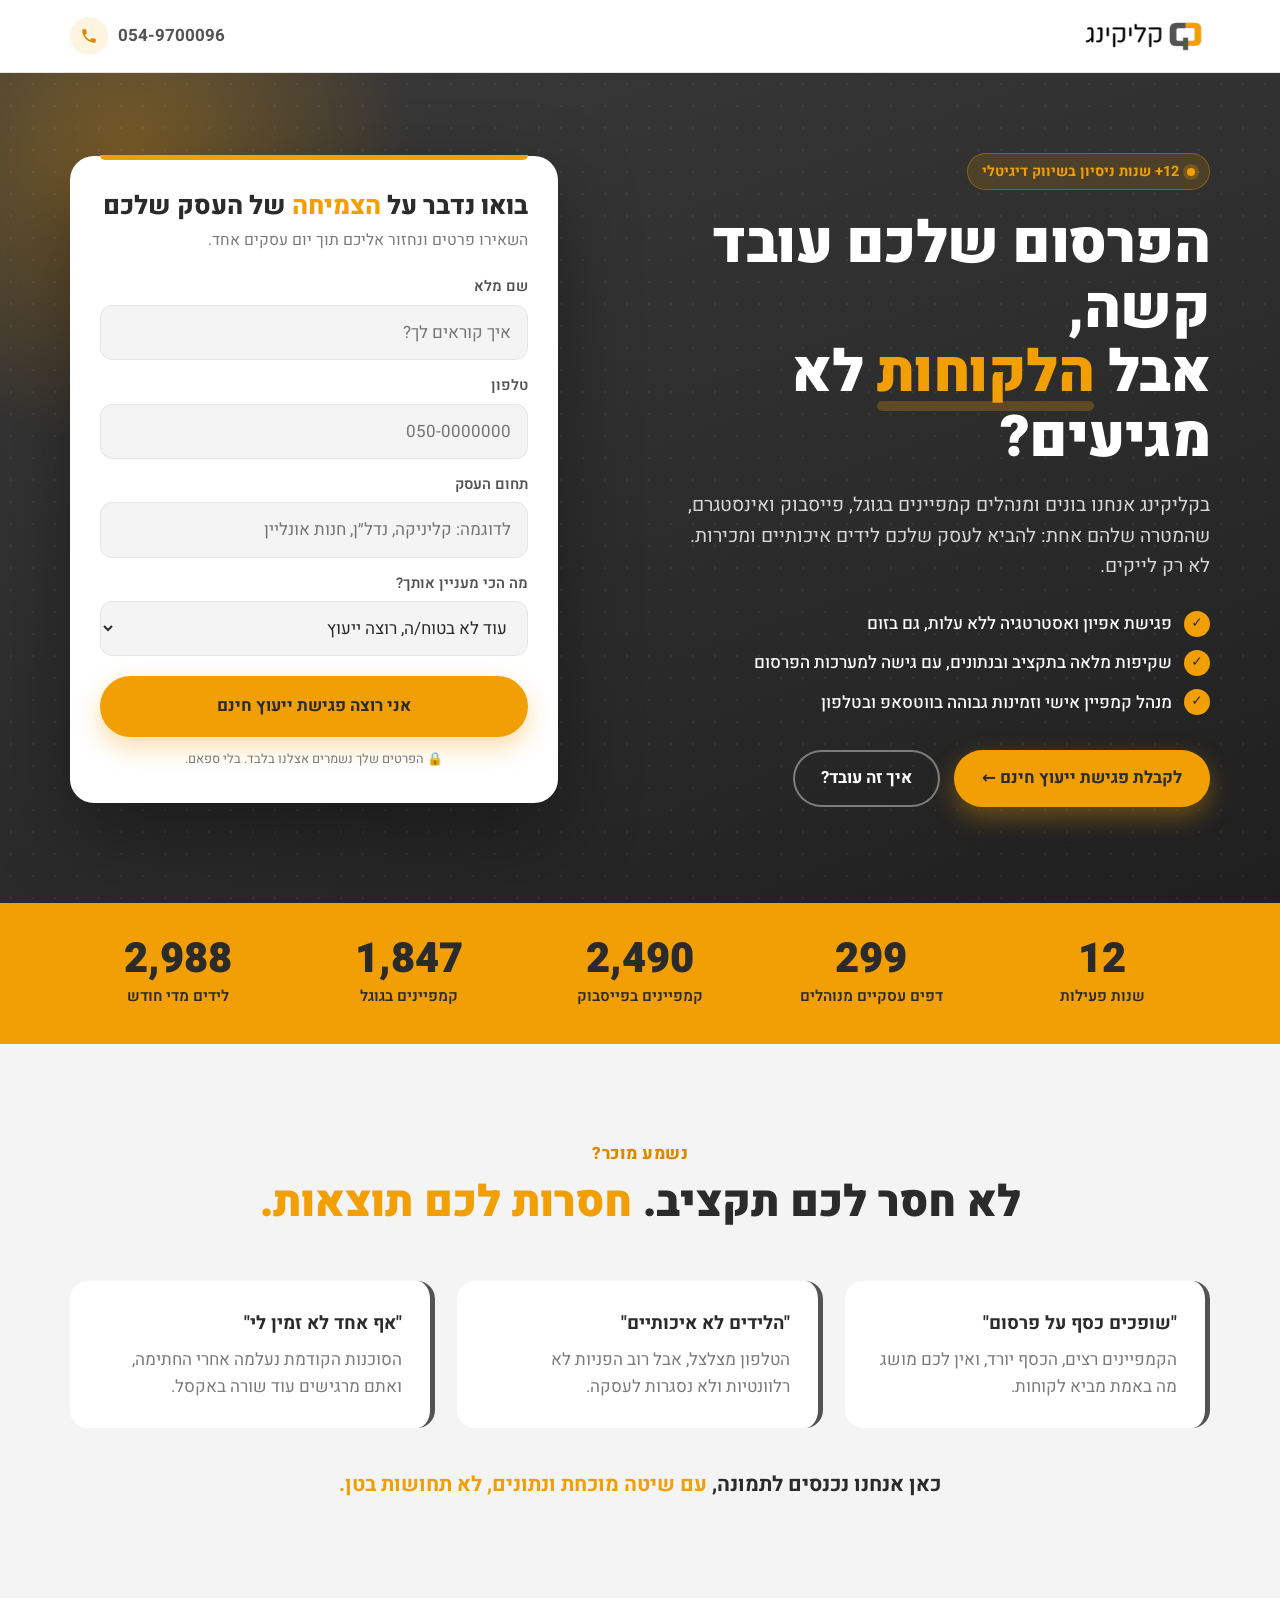
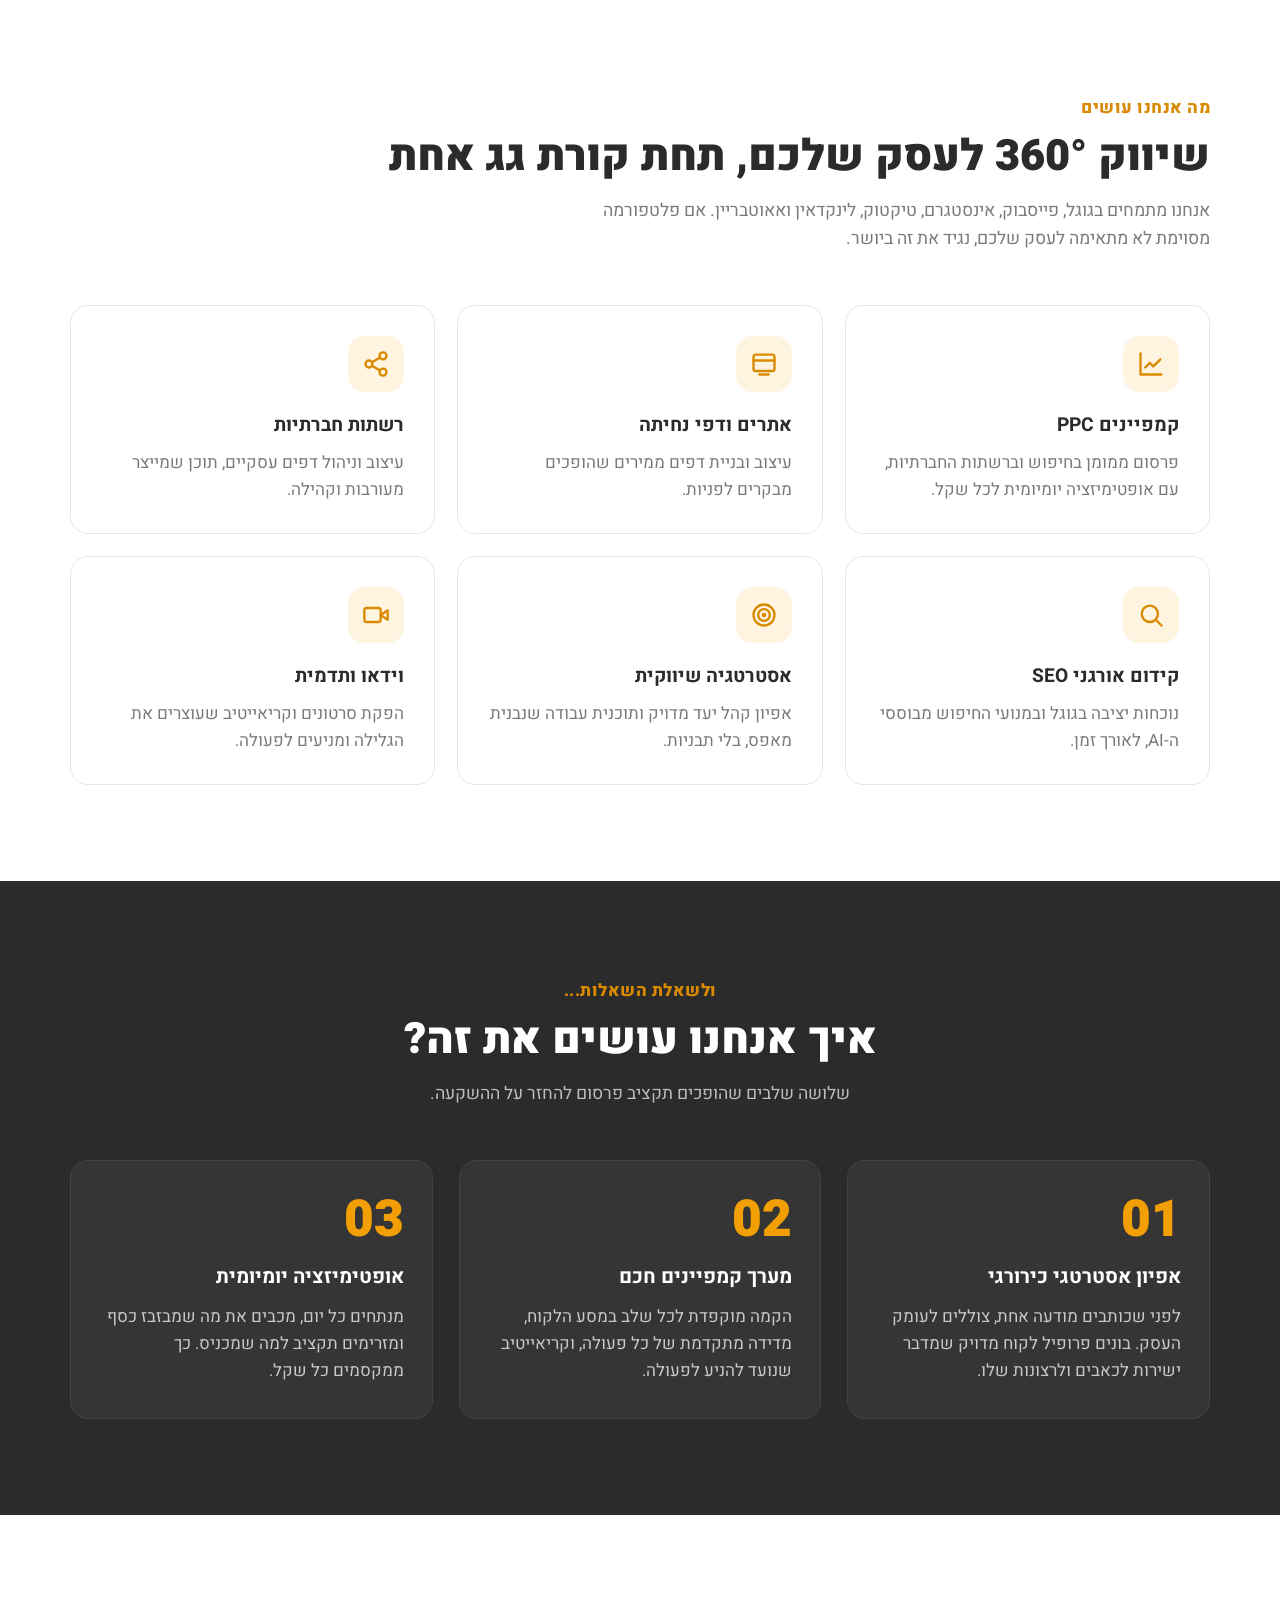
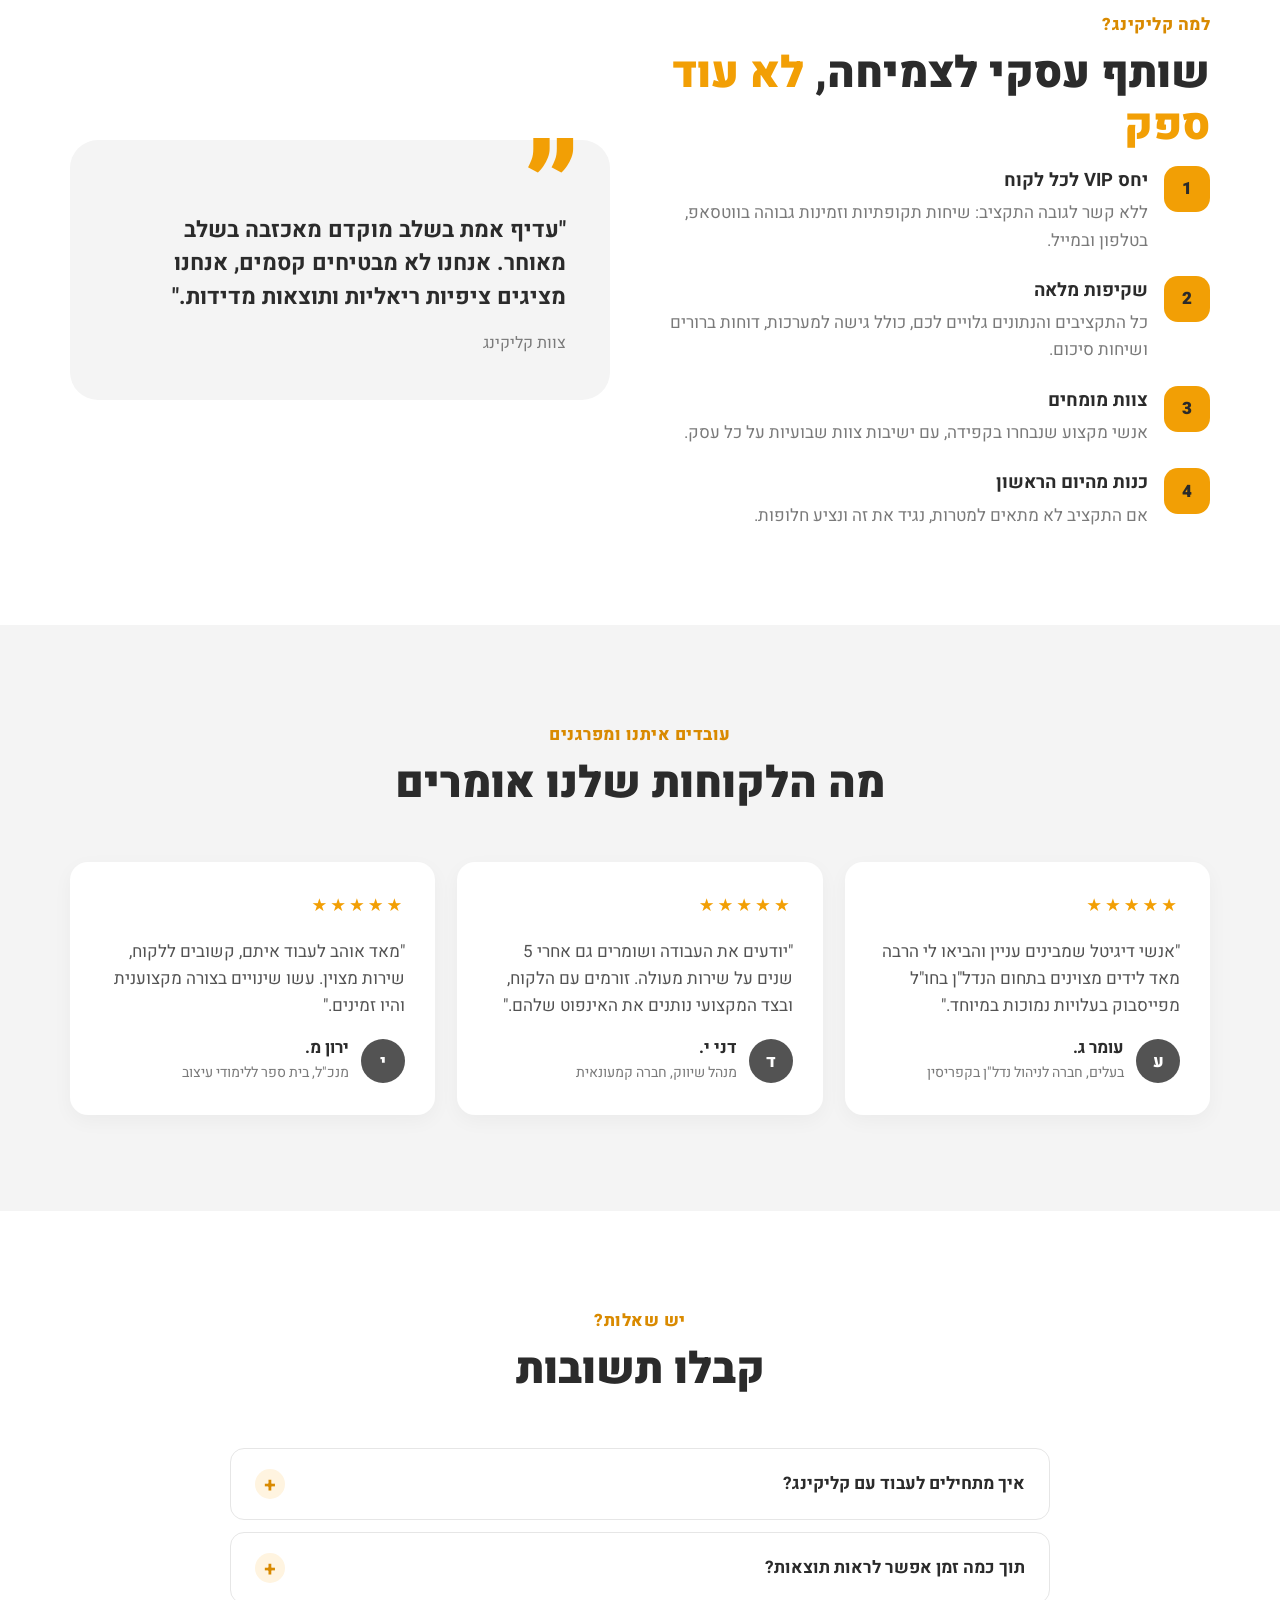
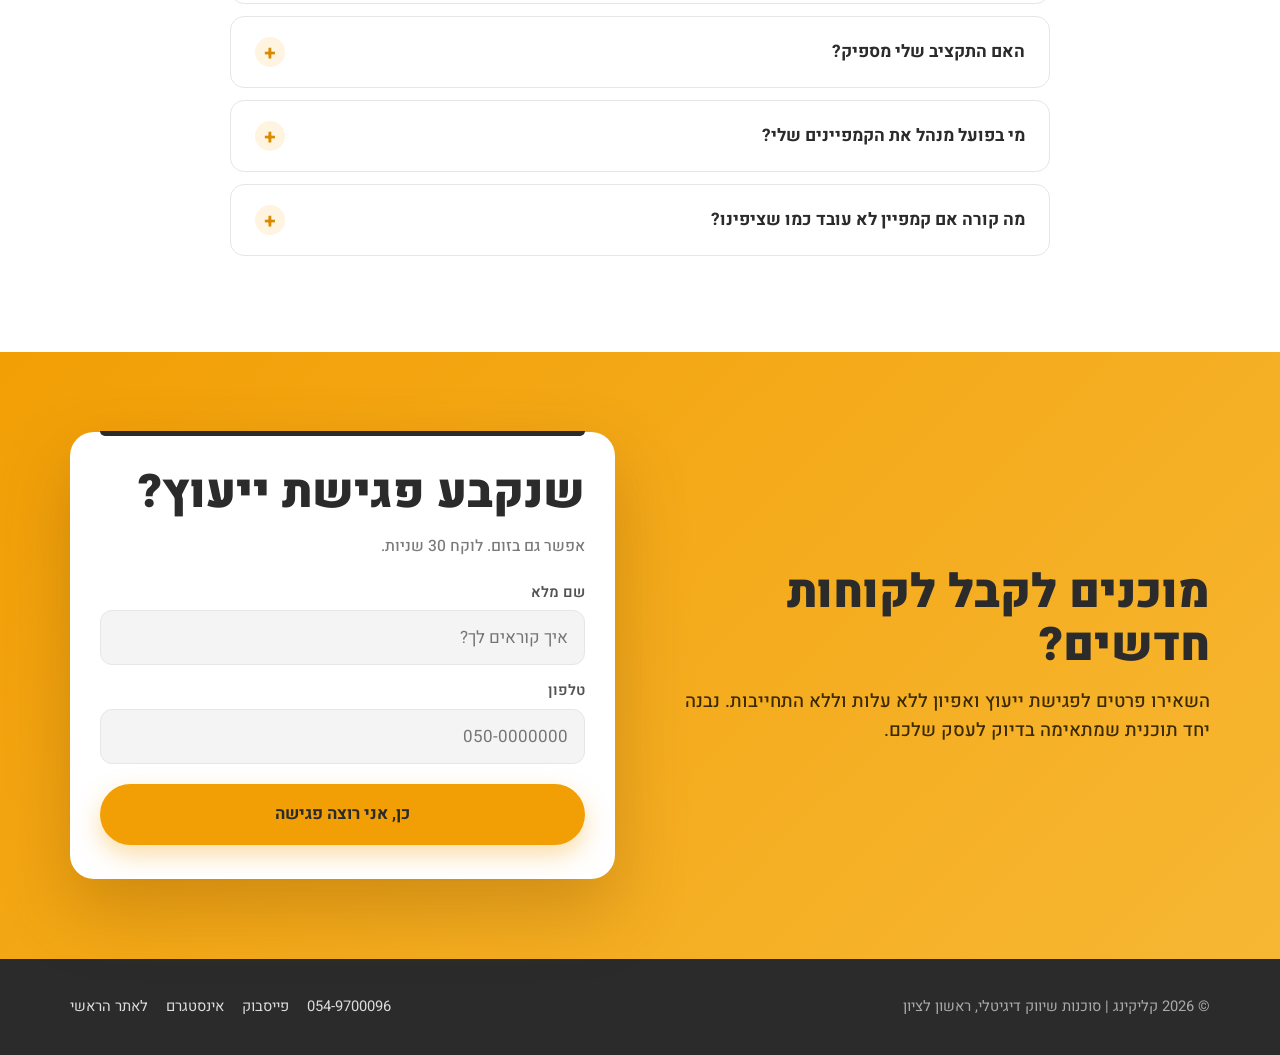
<file: index.html>
<!doctype html>
<html lang="he" dir="rtl">
<head>
<meta charset="utf-8">
<meta name="viewport" content="width=device-width, initial-scale=1">
<title>קליקינג | שיווק דיגיטלי שמביא לקוחות</title>
<meta name="description" content="קליקינג – סוכנות שיווק דיגיטלי עם ניסיון של 12+ שנים. קמפיינים בגוגל, פייסבוק ואינסטגרם, דפי נחיתה ו-SEO. השאירו פרטים לפגישת ייעוץ חינם.">
<meta property="og:title" content="קליקינג | שיווק דיגיטלי שמביא לקוחות">
<meta property="og:description" content="השאירו פרטים וקבלו פגישת ייעוץ ואפיון חינם – גם בזום.">
<meta property="og:locale" content="he_IL">
<link rel="icon" href="assets/logo.png">
<link rel="preconnect" href="https://fonts.googleapis.com">
<link rel="preconnect" href="https://fonts.gstatic.com" crossorigin>
<link href="https://fonts.googleapis.com/css2?family=Heebo:wght@400;500;700;800;900&display=swap" rel="stylesheet">
<style>
  :root{
    --orange:#f29f05;
    --orange-dark:#d98a00;
    --orange-soft:#fff4e0;
    --gray-900:#2b2b2b;
    --gray-700:#535353;
    --gray-500:#7a7a7a;
    --gray-200:#e6e6e6;
    --gray-100:#f4f4f4;
    --white:#fff;
    --radius:18px;
    --shadow:0 18px 50px rgba(43,43,43,.12);
  }
  *{box-sizing:border-box;margin:0;padding:0}
  html{scroll-behavior:smooth}
  body{font-family:"Heebo",system-ui,sans-serif;color:var(--gray-900);background:var(--white);line-height:1.6;font-size:17px;overflow-x:hidden}
  img{max-width:100%;display:block}
  a{color:inherit}
  .wrap{width:min(1140px,100% - 32px);margin-inline:auto}
  .accent{color:var(--orange)}

  /* Buttons */
  .btn{display:inline-flex;align-items:center;justify-content:center;gap:8px;border:0;cursor:pointer;font:inherit;font-weight:700;
       background:var(--orange);color:var(--gray-900);padding:15px 28px;border-radius:999px;text-decoration:none;font-size:1.05rem;
       box-shadow:0 10px 24px rgba(242,159,5,.35);transition:transform .15s,background .15s,box-shadow .15s}
  .btn:hover{background:var(--orange-dark);transform:translateY(-2px);box-shadow:0 14px 30px rgba(242,159,5,.45)}
  .btn:focus-visible,input:focus-visible,select:focus-visible,summary:focus-visible{outline:3px solid var(--gray-900);outline-offset:3px}
  .btn-ghost{background:transparent;color:var(--white);box-shadow:inset 0 0 0 2px rgba(255,255,255,.4)}
  .btn-ghost:hover{background:rgba(255,255,255,.08);box-shadow:inset 0 0 0 2px var(--white)}

  /* Header */
  header{position:sticky;top:0;z-index:50;background:rgba(255,255,255,.92);backdrop-filter:blur(10px);border-bottom:1px solid var(--gray-200)}
  .nav{display:flex;align-items:center;justify-content:space-between;height:72px}
  .nav img{height:40px;width:auto}
  .nav-phone{display:flex;align-items:center;gap:10px;font-weight:700;text-decoration:none;color:var(--gray-700)}
  .nav-phone span{direction:ltr}
  .nav-phone .ico{width:38px;height:38px;border-radius:50%;background:var(--orange-soft);display:grid;place-items:center;color:var(--orange-dark)}

  /* Hero */
  .hero{position:relative;background:linear-gradient(160deg,#3a3a3a 0%,var(--gray-900) 60%,#1f1f1f 100%);color:var(--white);overflow:hidden}
  .hero::before{content:"";position:absolute;width:620px;height:620px;border-radius:50%;background:radial-gradient(circle,rgba(242,159,5,.35),transparent 65%);top:-220px;left:-180px}
  .hero::after{content:"";position:absolute;inset:0;background-image:radial-gradient(rgba(255,255,255,.06) 1px,transparent 1px);background-size:22px 22px;pointer-events:none}
  .hero-grid{position:relative;z-index:1;display:grid;grid-template-columns:1.1fr .9fr;gap:56px;align-items:center;padding:80px 0 96px}
  .badge{display:inline-flex;align-items:center;gap:8px;background:rgba(242,159,5,.15);color:var(--orange);border:1px solid rgba(242,159,5,.35);
         padding:6px 14px;border-radius:999px;font-weight:700;font-size:.9rem;margin-bottom:22px}
  .badge::before{content:"";width:8px;height:8px;border-radius:50%;background:var(--orange);box-shadow:0 0 0 4px rgba(242,159,5,.25)}
  .hero h1{font-size:clamp(2.1rem,4.6vw,3.6rem);line-height:1.12;font-weight:900;letter-spacing:-.5px;margin-bottom:20px}
  .hero h1 .hl{position:relative;color:var(--orange);white-space:nowrap}
  .hero h1 .hl::after{content:"";position:absolute;right:0;left:0;bottom:4px;height:10px;background:rgba(242,159,5,.25);border-radius:6px;z-index:-1}
  .hero p.lead{font-size:1.2rem;color:#d6d6d6;max-width:540px;margin-bottom:28px}
  .checks{list-style:none;display:grid;gap:12px;margin-bottom:34px}
  .checks li{display:flex;align-items:center;gap:12px;font-weight:500}
  .checks li::before{content:"✓";flex:none;width:26px;height:26px;border-radius:50%;background:var(--orange);color:var(--gray-900);display:grid;place-items:center;font-weight:900;font-size:.85rem}
  .hero-ctas{display:flex;flex-wrap:wrap;gap:14px}

  /* Form card */
  .form-card{background:var(--white);color:var(--gray-900);border-radius:24px;padding:34px 30px;box-shadow:0 30px 80px rgba(0,0,0,.35);position:relative}
  .form-card::before{content:"";position:absolute;top:-1px;right:30px;left:30px;height:5px;background:var(--orange);border-radius:0 0 6px 6px}
  .form-card h2{font-size:1.6rem;font-weight:800;line-height:1.25;margin-bottom:6px}
  .form-card .sub{color:var(--gray-500);margin-bottom:22px;font-size:.98rem}
  .field{margin-bottom:14px}
  .field label{display:block;font-weight:600;font-size:.92rem;margin-bottom:6px;color:var(--gray-700)}
  .field input,.field select{width:100%;font:inherit;padding:13px 16px;border:1.5px solid var(--gray-200);border-radius:12px;background:var(--gray-100);color:var(--gray-900);transition:border-color .15s,background .15s}
  .field input:focus,.field select:focus{border-color:var(--orange);background:var(--white);outline:none}
  .field input[type=tel]{direction:rtl;text-align:right}
  .form-card .btn{width:100%;margin-top:6px;padding:17px}
  .privacy{font-size:.8rem;color:var(--gray-500);text-align:center;margin-top:12px}
  .hp{position:absolute;width:1px;height:1px;opacity:0;overflow:hidden;clip-path:inset(50%);pointer-events:none}
  .error{color:#c0392b;font-size:.85rem;margin-top:4px;display:none}
  .field.invalid input{border-color:#c0392b}
  .field.invalid .error{display:block}
  .thanks{display:none;text-align:center;padding:30px 0}
  .thanks .big{width:72px;height:72px;margin:0 auto 18px;border-radius:50%;background:var(--orange);display:grid;place-items:center;font-size:2rem;font-weight:900}
  .thanks h3{font-size:1.5rem;margin-bottom:8px}
  .sent .form-body{display:none}
  .sent .thanks{display:block}

  /* Stats */
  .stats{background:var(--orange)}
  .stats .wrap{display:grid;grid-template-columns:repeat(5,1fr);gap:16px;padding:34px 0}
  .stat{text-align:center;color:var(--gray-900)}
  .stat b{display:block;font-size:clamp(1.8rem,3.4vw,2.6rem);font-weight:900;line-height:1.1}
  .stat span{font-weight:600;font-size:.95rem}

  /* Sections */
  section{padding:96px 0}
  .eyebrow{color:var(--orange-dark);font-weight:800;letter-spacing:.5px;margin-bottom:10px;display:block}
  .sec-title{font-size:clamp(1.9rem,3.6vw,2.7rem);font-weight:900;line-height:1.2;margin-bottom:14px}
  .sec-sub{color:var(--gray-500);max-width:640px;font-size:1.1rem}
  .sec-head{margin-bottom:52px}
  .center{text-align:center}
  .center .sec-sub{margin-inline:auto}

  /* Pain */
  .pain{background:var(--gray-100)}
  .pain-grid{display:grid;grid-template-columns:repeat(3,1fr);gap:22px}
  .pain-card{background:var(--white);border-radius:var(--radius);padding:28px;border-right:5px solid var(--gray-700)}
  .pain-card h3{font-size:1.15rem;margin-bottom:8px}
  .pain-card p{color:var(--gray-500)}
  .pain-answer{margin-top:40px;text-align:center;font-size:1.3rem;font-weight:700}

  /* Services */
  .services-grid{display:grid;grid-template-columns:repeat(3,1fr);gap:22px}
  .svc{border:1.5px solid var(--gray-200);border-radius:var(--radius);padding:30px;transition:transform .2s,box-shadow .2s,border-color .2s;background:var(--white)}
  .svc:hover{transform:translateY(-6px);box-shadow:var(--shadow);border-color:var(--orange)}
  .svc .ic{width:56px;height:56px;border-radius:16px;background:var(--orange-soft);color:var(--orange-dark);display:grid;place-items:center;margin-bottom:18px}
  .svc .ic svg{width:28px;height:28px}
  .svc h3{font-size:1.2rem;margin-bottom:8px}
  .svc p{color:var(--gray-500)}

  /* Process */
  .process{background:var(--gray-900);color:var(--white)}
  .process .sec-sub{color:#bdbdbd}
  .steps{display:grid;grid-template-columns:repeat(3,1fr);gap:26px;counter-reset:step}
  .step{background:#353535;border-radius:var(--radius);padding:34px 28px;position:relative;border:1px solid #444}
  .step .num{font-size:3.2rem;font-weight:900;color:var(--orange);line-height:1;margin-bottom:14px}
  .step h3{font-size:1.25rem;margin-bottom:10px}
  .step p{color:#c9c9c9}

  /* Why */
  .why-grid{display:grid;grid-template-columns:1fr 1fr;gap:60px;align-items:center}
  .why-list{display:grid;gap:22px}
  .why-item{display:flex;gap:16px}
  .why-item .dot{flex:none;width:46px;height:46px;border-radius:14px;background:var(--orange);display:grid;place-items:center;font-weight:900;color:var(--gray-900)}
  .why-item h3{font-size:1.15rem;margin-bottom:4px}
  .why-item p{color:var(--gray-500)}
  .quote-box{background:var(--gray-100);border-radius:28px;padding:44px;position:relative}
  .quote-box::before{content:"”";position:absolute;top:-10px;right:30px;font-size:8rem;line-height:1;color:var(--orange);font-weight:900}
  .quote-box p{font-size:1.4rem;font-weight:700;line-height:1.5;margin-top:30px}
  .quote-box small{display:block;margin-top:16px;color:var(--gray-500);font-size:1rem}

  /* Testimonials */
  .testi{background:var(--gray-100)}
  .testi-grid{display:grid;grid-template-columns:repeat(3,1fr);gap:22px}
  .t-card{background:var(--white);border-radius:var(--radius);padding:30px;display:flex;flex-direction:column;gap:18px;box-shadow:0 6px 20px rgba(0,0,0,.04)}
  .stars{color:var(--orange);letter-spacing:3px;font-size:1.1rem}
  .t-card blockquote{flex:1;color:var(--gray-700)}
  .t-who{display:flex;align-items:center;gap:12px}
  .avatar{width:44px;height:44px;border-radius:50%;background:var(--gray-700);color:var(--white);display:grid;place-items:center;font-weight:800}
  .t-who b{display:block;line-height:1.2}
  .t-who span{font-size:.88rem;color:var(--gray-500)}

  /* FAQ */
  .faq-list{max-width:820px;margin-inline:auto;display:grid;gap:12px}
  details{border:1.5px solid var(--gray-200);border-radius:14px;background:var(--white);transition:border-color .2s}
  details[open]{border-color:var(--orange)}
  summary{list-style:none;cursor:pointer;padding:20px 24px;font-weight:700;font-size:1.08rem;display:flex;justify-content:space-between;align-items:center;gap:16px}
  summary::-webkit-details-marker{display:none}
  summary::after{content:"+";flex:none;width:30px;height:30px;border-radius:50%;background:var(--orange-soft);color:var(--orange-dark);display:grid;place-items:center;font-size:1.3rem;transition:transform .2s}
  details[open] summary::after{transform:rotate(45deg);background:var(--orange);color:var(--gray-900)}
  details p{padding:0 24px 22px;color:var(--gray-500)}

  /* Final CTA */
  .final{background:linear-gradient(135deg,var(--orange) 0%,#f7b733 100%);padding:80px 0}
  .final-grid{display:grid;grid-template-columns:1fr 1fr;gap:50px;align-items:center}
  .final h2{font-size:clamp(2rem,3.8vw,2.9rem);font-weight:900;line-height:1.15;margin-bottom:14px}
  .final p{font-size:1.15rem;font-weight:500;color:#3b2a00}
  .final .form-card{box-shadow:0 30px 70px rgba(120,70,0,.3)}
  .final .form-card::before{background:var(--gray-900)}

  footer{background:var(--gray-900);color:#aaa;padding:36px 0;font-size:.92rem}
  footer .wrap{display:flex;flex-wrap:wrap;justify-content:space-between;align-items:center;gap:16px}
  footer a{text-decoration:none;color:#ddd}
  footer a:hover{color:var(--orange)}
  .socials{display:flex;gap:18px}

  /* Floating mobile bar */
  .mobile-bar{display:none}

  /* Reveal */
  .reveal{opacity:0;transform:translateY(24px);transition:opacity .6s ease,transform .6s ease}
  .reveal.in{opacity:1;transform:none}
  @media (prefers-reduced-motion:reduce){.reveal{opacity:1;transform:none;transition:none}html{scroll-behavior:auto}}

  @media (max-width:960px){
    .hero-grid,.why-grid,.final-grid{grid-template-columns:1fr;gap:40px}
    .hero-grid{padding:56px 0 72px}
    .services-grid,.pain-grid,.testi-grid,.steps{grid-template-columns:1fr 1fr}
    .stats .wrap{grid-template-columns:repeat(3,1fr)}
  }
  @media (max-width:640px){
    body{font-size:16px;padding-bottom:70px}
    section{padding:68px 0}
    .services-grid,.pain-grid,.testi-grid,.steps{grid-template-columns:1fr}
    .stats .wrap{grid-template-columns:1fr 1fr}
    .stats .stat:last-child{grid-column:1/-1}
    .nav-phone span{display:none}
    .hero h1 .hl{white-space:normal}
    .form-card{padding:28px 20px}
    .quote-box{padding:34px 26px}
    .mobile-bar{display:grid;grid-template-columns:1fr 1fr;gap:10px;position:fixed;bottom:0;right:0;left:0;z-index:60;padding:10px 16px;background:var(--white);box-shadow:0 -6px 20px rgba(0,0,0,.1)}
    .mobile-bar a{padding:13px;font-size:1rem}
    .mobile-bar .wa{background:var(--gray-900);color:var(--white);box-shadow:none}
  }
</style>
</head>
<body>

<header>
  <div class="wrap nav">
    <a href="#top" aria-label="קליקינג – לראש הדף"><img src="assets/logo.png" alt="קליקינג" width="200" height="57"></a>
    <a class="nav-phone" href="tel:0549700096" aria-label="התקשרו אלינו 054-9700096">
      <span>054-9700096</span>
      <span class="ico" aria-hidden="true">
        <svg width="18" height="18" viewBox="0 0 24 24" fill="currentColor"><path d="M6.6 10.8a15.1 15.1 0 0 0 6.6 6.6l2.2-2.2c.3-.3.7-.4 1-.2 1.1.4 2.3.6 3.6.6.6 0 1 .4 1 1V20c0 .6-.4 1-1 1A17 17 0 0 1 3 4c0-.6.4-1 1-1h3.5c.6 0 1 .4 1 1 0 1.3.2 2.5.6 3.6.1.3 0 .7-.2 1l-2.3 2.2z"/></svg>
      </span>
    </a>
  </div>
</header>

<main id="top">
  <!-- HERO -->
  <div class="hero">
    <div class="wrap hero-grid">
      <div>
        <span class="badge">12+ שנות ניסיון בשיווק דיגיטלי</span>
        <h1>הפרסום שלכם עובד קשה,<br>אבל <span class="hl">הלקוחות</span> לא מגיעים?</h1>
        <p class="lead">בקליקינג אנחנו בונים ומנהלים קמפיינים בגוגל, פייסבוק ואינסטגרם, שהמטרה שלהם אחת: להביא לעסק שלכם לידים איכותיים ומכירות. לא רק לייקים.</p>
        <ul class="checks">
          <li>פגישת אפיון ואסטרטגיה ללא עלות, גם בזום</li>
          <li>שקיפות מלאה בתקציב ובנתונים, עם גישה למערכות הפרסום</li>
          <li>מנהל קמפיין אישי וזמינות גבוהה בווטסאפ ובטלפון</li>
        </ul>
        <div class="hero-ctas">
          <a href="#lead" class="btn">לקבלת פגישת ייעוץ חינם ←</a>
          <a href="#process" class="btn btn-ghost">איך זה עובד?</a>
        </div>
      </div>

      <div class="form-card" id="lead">
        <div class="form-body">
          <h2>בואו נדבר על <span class="accent">הצמיחה</span> של העסק שלכם</h2>
          <p class="sub">השאירו פרטים ונחזור אליכם תוך יום עסקים אחד.</p>
          <form class="lead-form" novalidate>
            <input class="hp" type="text" name="company_site" tabindex="-1" autocomplete="off" aria-hidden="true">
            <div class="field">
              <label for="name1">שם מלא</label>
              <input id="name1" name="name" type="text" autocomplete="name" required placeholder="איך קוראים לך?">
              <div class="error">נא למלא שם</div>
            </div>
            <div class="field">
              <label for="phone1">טלפון</label>
              <input id="phone1" name="phone" type="tel" inputmode="tel" autocomplete="tel" required placeholder="050-0000000">
              <div class="error">נא למלא מספר טלפון תקין</div>
            </div>
            <div class="field">
              <label for="biz1">תחום העסק</label>
              <input id="biz1" name="business" type="text" placeholder="לדוגמה: קליניקה, נדל״ן, חנות אונליין">
            </div>
            <div class="field">
              <label for="int1">מה הכי מעניין אותך?</label>
              <select id="int1" name="interest">
                <option>עוד לא בטוח/ה, רוצה ייעוץ</option>
                <option>קמפיינים בגוגל</option>
                <option>קמפיינים בפייסבוק ואינסטגרם</option>
                <option>דף נחיתה / אתר</option>
                <option>קידום אורגני SEO</option>
                <option>ניהול רשתות חברתיות</option>
                <option>וידאו וסרטוני תדמית</option>
              </select>
            </div>
            <button class="btn" type="submit">אני רוצה פגישת ייעוץ חינם</button>
            <p class="privacy">🔒 הפרטים שלך נשמרים אצלנו בלבד. בלי ספאם.</p>
          </form>
        </div>
        <div class="thanks" role="status" aria-live="polite">
          <div class="big">✓</div>
          <h3>תודה, קיבלנו!</h3>
          <p>נחזור אליך בהקדם. אם בא לך לדבר כבר עכשיו: <a href="tel:0549700096">054-9700096</a></p>
        </div>
      </div>
    </div>
  </div>

  <!-- STATS -->
  <div class="stats" aria-label="קליקינג במספרים">
    <div class="wrap">
      <div class="stat"><b data-count="12">12</b><span>שנות פעילות</span></div>
      <div class="stat"><b data-count="300">300</b><span>דפים עסקיים מנוהלים</span></div>
      <div class="stat"><b data-count="2500">2,500</b><span>קמפיינים בפייסבוק</span></div>
      <div class="stat"><b data-count="1854">1,854</b><span>קמפיינים בגוגל</span></div>
      <div class="stat"><b data-count="3000">3,000</b><span>לידים מדי חודש</span></div>
    </div>
  </div>

  <!-- PAIN -->
  <section class="pain">
    <div class="wrap">
      <div class="sec-head center reveal">
        <span class="eyebrow">נשמע מוכר?</span>
        <h2 class="sec-title">לא חסר לכם תקציב. <span class="accent">חסרות לכם תוצאות.</span></h2>
      </div>
      <div class="pain-grid">
        <div class="pain-card reveal"><h3>"שופכים כסף על פרסום"</h3><p>הקמפיינים רצים, הכסף יורד, ואין לכם מושג מה באמת מביא לקוחות.</p></div>
        <div class="pain-card reveal"><h3>"הלידים לא איכותיים"</h3><p>הטלפון מצלצל, אבל רוב הפניות לא רלוונטיות ולא נסגרות לעסקה.</p></div>
        <div class="pain-card reveal"><h3>"אף אחד לא זמין לי"</h3><p>הסוכנות הקודמת נעלמה אחרי החתימה, ואתם מרגישים עוד שורה באקסל.</p></div>
      </div>
      <p class="pain-answer reveal">כאן אנחנו נכנסים לתמונה, <span class="accent">עם שיטה מוכחת ונתונים, לא תחושות בטן.</span></p>
    </div>
  </section>

  <!-- SERVICES -->
  <section>
    <div class="wrap">
      <div class="sec-head reveal">
        <span class="eyebrow">מה אנחנו עושים</span>
        <h2 class="sec-title">שיווק 360° לעסק שלכם, תחת קורת גג אחת</h2>
        <p class="sec-sub">אנחנו מתמחים בגוגל, פייסבוק, אינסטגרם, טיקטוק, לינקדאין ואאוטבריין. אם פלטפורמה מסוימת לא מתאימה לעסק שלכם, נגיד את זה ביושר.</p>
      </div>
      <div class="services-grid">
        <div class="svc reveal"><div class="ic"><svg viewBox="0 0 24 24" fill="none" stroke="currentColor" stroke-width="2" stroke-linecap="round" stroke-linejoin="round"><path d="M3 3v18h18"/><path d="m7 15 4-4 3 3 6-6"/></svg></div><h3>קמפיינים PPC</h3><p>פרסום ממומן בחיפוש וברשתות החברתיות, עם אופטימיזציה יומיומית לכל שקל.</p></div>
        <div class="svc reveal"><div class="ic"><svg viewBox="0 0 24 24" fill="none" stroke="currentColor" stroke-width="2" stroke-linecap="round" stroke-linejoin="round"><rect x="3" y="4" width="18" height="14" rx="2"/><path d="M3 9h18M8 21h8"/></svg></div><h3>אתרים ודפי נחיתה</h3><p>עיצוב ובניית דפים ממירים שהופכים מבקרים לפניות.</p></div>
        <div class="svc reveal"><div class="ic"><svg viewBox="0 0 24 24" fill="none" stroke="currentColor" stroke-width="2" stroke-linecap="round" stroke-linejoin="round"><circle cx="18" cy="5" r="3"/><circle cx="6" cy="12" r="3"/><circle cx="18" cy="19" r="3"/><path d="m8.6 13.5 6.8 4M15.4 6.5l-6.8 4"/></svg></div><h3>רשתות חברתיות</h3><p>עיצוב וניהול דפים עסקיים, תוכן שמייצר מעורבות וקהילה.</p></div>
        <div class="svc reveal"><div class="ic"><svg viewBox="0 0 24 24" fill="none" stroke="currentColor" stroke-width="2" stroke-linecap="round" stroke-linejoin="round"><circle cx="11" cy="11" r="7"/><path d="m21 21-4.3-4.3"/></svg></div><h3>קידום אורגני SEO</h3><p>נוכחות יציבה בגוגל ובמנועי החיפוש מבוססי ה-AI, לאורך זמן.</p></div>
        <div class="svc reveal"><div class="ic"><svg viewBox="0 0 24 24" fill="none" stroke="currentColor" stroke-width="2" stroke-linecap="round" stroke-linejoin="round"><circle cx="12" cy="12" r="9"/><circle cx="12" cy="12" r="5"/><circle cx="12" cy="12" r="1"/></svg></div><h3>אסטרטגיה שיווקית</h3><p>אפיון קהל יעד מדויק ותוכנית עבודה שנבנית מאפס, בלי תבניות.</p></div>
        <div class="svc reveal"><div class="ic"><svg viewBox="0 0 24 24" fill="none" stroke="currentColor" stroke-width="2" stroke-linecap="round" stroke-linejoin="round"><rect x="2" y="6" width="14" height="12" rx="2"/><path d="m22 8-6 4 6 4V8z"/></svg></div><h3>וידאו ותדמית</h3><p>הפקת סרטונים וקריאייטיב שעוצרים את הגלילה ומניעים לפעולה.</p></div>
      </div>
    </div>
  </section>

  <!-- PROCESS -->
  <section class="process" id="process">
    <div class="wrap">
      <div class="sec-head center reveal">
        <span class="eyebrow">ולשאלת השאלות...</span>
        <h2 class="sec-title">איך אנחנו עושים את זה?</h2>
        <p class="sec-sub">שלושה שלבים שהופכים תקציב פרסום להחזר על ההשקעה.</p>
      </div>
      <div class="steps">
        <div class="step reveal"><div class="num">01</div><h3>אפיון אסטרטגי כירורגי</h3><p>לפני שכותבים מודעה אחת, צוללים לעומק העסק. בונים פרופיל לקוח מדויק שמדבר ישירות לכאבים ולרצונות שלו.</p></div>
        <div class="step reveal"><div class="num">02</div><h3>מערך קמפיינים חכם</h3><p>הקמה מוקפדת לכל שלב במסע הלקוח, מדידה מתקדמת של כל פעולה, וקריאייטיב שנועד להניע לפעולה.</p></div>
        <div class="step reveal"><div class="num">03</div><h3>אופטימיזציה יומיומית</h3><p>מנתחים כל יום, מכבים את מה שמבזבז כסף ומזרימים תקציב למה שמכניס. כך ממקסמים כל שקל.</p></div>
      </div>
    </div>
  </section>

  <!-- WHY -->
  <section>
    <div class="wrap why-grid">
      <div>
        <span class="eyebrow reveal">למה קליקינג?</span>
        <h2 class="sec-title reveal">שותף עסקי לצמיחה, <span class="accent">לא עוד ספק</span></h2>
        <div class="why-list">
          <div class="why-item reveal"><div class="dot">1</div><div><h3>יחס VIP לכל לקוח</h3><p>ללא קשר לגובה התקציב: שיחות תקופתיות וזמינות גבוהה בווטסאפ, בטלפון ובמייל.</p></div></div>
          <div class="why-item reveal"><div class="dot">2</div><div><h3>שקיפות מלאה</h3><p>כל התקציבים והנתונים גלויים לכם, כולל גישה למערכות, דוחות ברורים ושיחות סיכום.</p></div></div>
          <div class="why-item reveal"><div class="dot">3</div><div><h3>צוות מומחים</h3><p>אנשי מקצוע שנבחרו בקפידה, עם ישיבות צוות שבועיות על כל עסק.</p></div></div>
          <div class="why-item reveal"><div class="dot">4</div><div><h3>כנות מהיום הראשון</h3><p>אם התקציב לא מתאים למטרות, נגיד את זה ונציע חלופות.</p></div></div>
        </div>
      </div>
      <div class="quote-box reveal">
        <p>"עדיף אמת בשלב מוקדם מאכזבה בשלב מאוחר. אנחנו לא מבטיחים קסמים, אנחנו מציגים ציפיות ריאליות ותוצאות מדידות."</p>
        <small>צוות קליקינג</small>
      </div>
    </div>
  </section>

  <!-- TESTIMONIALS -->
  <section class="testi">
    <div class="wrap">
      <div class="sec-head center reveal">
        <span class="eyebrow">עובדים איתנו ומפרגנים</span>
        <h2 class="sec-title">מה הלקוחות שלנו אומרים</h2>
      </div>
      <div class="testi-grid">
        <figure class="t-card reveal">
          <div class="stars" aria-label="5 כוכבים">★★★★★</div>
          <blockquote>"אנשי דיגיטל שמבינים עניין והביאו לי הרבה מאד לידים מצוינים בתחום הנדל"ן בחו"ל מפייסבוק בעלויות נמוכות במיוחד."</blockquote>
          <figcaption class="t-who"><div class="avatar">ע</div><div><b>עומר ג.</b><span>בעלים, חברה לניהול נדל"ן בקפריסין</span></div></figcaption>
        </figure>
        <figure class="t-card reveal">
          <div class="stars" aria-label="5 כוכבים">★★★★★</div>
          <blockquote>"יודעים את העבודה ושומרים גם אחרי 5 שנים על שירות מעולה. זורמים עם הלקוח, ובצד המקצועי נותנים את האינפוט שלהם."</blockquote>
          <figcaption class="t-who"><div class="avatar">ד</div><div><b>דני י.</b><span>מנהל שיווק, חברה קמעונאית</span></div></figcaption>
        </figure>
        <figure class="t-card reveal">
          <div class="stars" aria-label="5 כוכבים">★★★★★</div>
          <blockquote>"מאד אוהב לעבוד איתם, קשובים ללקוח, שירות מצוין. עשו שינויים בצורה מקצוענית והיו זמינים."</blockquote>
          <figcaption class="t-who"><div class="avatar">י</div><div><b>ירון מ.</b><span>מנכ"ל, בית ספר ללימודי עיצוב</span></div></figcaption>
        </figure>
      </div>
    </div>
  </section>

  <!-- FAQ -->
  <section>
    <div class="wrap">
      <div class="sec-head center reveal">
        <span class="eyebrow">יש שאלות?</span>
        <h2 class="sec-title">קבלו תשובות</h2>
      </div>
      <div class="faq-list">
        <details class="reveal"><summary>איך מתחילים לעבוד עם קליקינג?</summary><p>קובעים פגישת היכרות ואפיון (אפשר גם בזום), בוחנים יחד את האסטרטגיה המתאימה, בוחרים פלטפורמות וקובעים תקציב. כל תוכן, עיצוב ווידאו נשלחים לאישורכם לפני שעולים לאוויר.</p></details>
        <details class="reveal"><summary>תוך כמה זמן אפשר לראות תוצאות?</summary><p>זה תלוי בתחום, בתקציב ובמצב ההתחלתי של העסק. כבר בתחילת הדרך נציג ציפיות ריאליות, אבני דרך ולוחות זמנים ברורים.</p></details>
        <details class="reveal"><summary>האם התקציב שלי מספיק?</summary><p>נבחן את זה יחד כבר בפגישה הראשונה. אם התקציב לא מתאים למטרות, נגיד את זה ביושר ונציע חלופות.</p></details>
        <details class="reveal"><summary>מי בפועל מנהל את הקמפיינים שלי?</summary><p>אנשי מקצוע מנוסים. תדעו בדיוק מי אחראי על החשבון שלכם, עם תקשורת ישירה מול מנהל הקמפיין.</p></details>
        <details class="reveal"><summary>מה קורה אם קמפיין לא עובד כמו שציפינו?</summary><p>מנתחים, משפרים ומבצעים התאמות על בסיס נתונים. שיווק דיגיטלי הוא תהליך דינמי, ואנחנו מחויבים לאופטימיזציה מתמדת.</p></details>
      </div>
    </div>
  </section>

  <!-- FINAL CTA -->
  <div class="final">
    <div class="wrap final-grid">
      <div class="reveal">
        <h2>מוכנים לקבל לקוחות חדשים?</h2>
        <p>השאירו פרטים לפגישת ייעוץ ואפיון ללא עלות וללא התחייבות. נבנה יחד תוכנית שמתאימה בדיוק לעסק שלכם.</p>
      </div>
      <div class="form-card">
        <div class="form-body">
          <h2>שנקבע פגישת ייעוץ?</h2>
          <p class="sub">אפשר גם בזום. לוקח 30 שניות.</p>
          <form class="lead-form" novalidate>
            <input class="hp" type="text" name="company_site" tabindex="-1" autocomplete="off" aria-hidden="true">
            <div class="field">
              <label for="name2">שם מלא</label>
              <input id="name2" name="name" type="text" autocomplete="name" required placeholder="איך קוראים לך?">
              <div class="error">נא למלא שם</div>
            </div>
            <div class="field">
              <label for="phone2">טלפון</label>
              <input id="phone2" name="phone" type="tel" inputmode="tel" autocomplete="tel" required placeholder="050-0000000">
              <div class="error">נא למלא מספר טלפון תקין</div>
            </div>
            <input type="hidden" name="interest" value="טופס תחתון">
            <button class="btn" type="submit">כן, אני רוצה פגישה</button>
          </form>
        </div>
        <div class="thanks" role="status" aria-live="polite">
          <div class="big">✓</div>
          <h3>תודה, קיבלנו!</h3>
          <p>נחזור אליך בהקדם.</p>
        </div>
      </div>
    </div>
  </div>
</main>

<footer>
  <div class="wrap">
    <span>© <span id="yr">2026</span> קליקינג | סוכנות שיווק דיגיטלי, ראשון לציון</span>
    <div class="socials">
      <a href="tel:0549700096">054-9700096</a>
      <a href="https://www.facebook.com/Click.King.Media" target="_blank" rel="noopener">פייסבוק</a>
      <a href="https://www.instagram.com/clicking.co.il/" target="_blank" rel="noopener">אינסטגרם</a>
      <a href="https://clicking.co.il/" target="_blank" rel="noopener">לאתר הראשי</a>
    </div>
  </div>
</footer>

<div class="mobile-bar">
  <a class="btn" href="tel:0549700096">📞 התקשרו</a>
  <a class="btn wa" href="https://wa.me/972549700096?text=%D7%94%D7%99%D7%99%2C%20%D7%90%D7%A9%D7%9E%D7%97%20%D7%9C%D7%A4%D7%92%D7%99%D7%A9%D7%AA%20%D7%99%D7%99%D7%A2%D7%95%D7%A5" target="_blank" rel="noopener">💬 וואטסאפ</a>
</div>

<script>
/*
  ===== לאן הלידים נשלחים =====
  כדי שהפניות יגיעו אליכם למייל, צרו טופס חינמי בשירות כמו Formspree (formspree.io)
  והדביקו כאן את כתובת ה-endpoint שתקבלו, למשל: "https://formspree.io/f/abcdwxyz"
  כל עוד השדה ריק, שליחת הטופס פותחת ווטסאפ עם פרטי הפנייה, כגיבוי.
*/
const FORM_ENDPOINT = "";
const WHATSAPP_NUMBER = "972549700096";

document.getElementById('yr').textContent = new Date().getFullYear();

document.querySelectorAll('.lead-form').forEach(form => {
  form.addEventListener('submit', async e => {
    e.preventDefault();
    if (form.company_site.value) return; // bot trap
    const name = form.name, phone = form.phone;
    const phoneOk = /^0?5\d[-\s]?\d{3}[-\s]?\d{4}$|^0\d{1,2}[-\s]?\d{7}$|^\+?972/.test(phone.value.replace(/\s/g,''));
    name.parentElement.classList.toggle('invalid', !name.value.trim());
    phone.parentElement.classList.toggle('invalid', !phoneOk);
    if (!name.value.trim() || !phoneOk) { (name.value.trim() ? phone : name).focus(); return; }

    const data = Object.fromEntries(new FormData(form));
    delete data.company_site;
    data.page = location.href;
    const card = form.closest('.form-card');
    const btn = form.querySelector('button');
    btn.disabled = true; btn.textContent = 'שולח...';

    try {
      if (FORM_ENDPOINT) {
        const r = await fetch(FORM_ENDPOINT, {method:'POST', headers:{'Content-Type':'application/json','Accept':'application/json'}, body:JSON.stringify(data)});
        if (!r.ok) throw new Error();
      } else {
        const msg = `היי קליקינג, אשמח לפגישת ייעוץ.\nשם: ${data.name}\nטלפון: ${data.phone}` +
          (data.business ? `\nתחום: ${data.business}` : '') + (data.interest ? `\nמתעניין ב: ${data.interest}` : '');
        window.open(`https://wa.me/${WHATSAPP_NUMBER}?text=${encodeURIComponent(msg)}`, '_blank');
      }
      card.classList.add('sent');
      if (window.gtag) gtag('event', 'generate_lead');
      if (window.fbq) fbq('track', 'Lead');
    } catch {
      btn.disabled = false; btn.textContent = 'נסו שוב';
      alert('משהו השתבש בשליחה. אפשר להתקשר אלינו: 054-9700096');
    }
  });
});

// Reveal on scroll
const io = 'IntersectionObserver' in window ? new IntersectionObserver(es => es.forEach(en => {
  if (en.isIntersecting) { en.target.classList.add('in'); io.unobserve(en.target); }
}), {threshold:.12}) : null;
document.querySelectorAll('.reveal').forEach(el => io ? io.observe(el) : el.classList.add('in'));

// Count-up stats
const reduce = matchMedia('(prefers-reduced-motion: reduce)').matches;
const so = 'IntersectionObserver' in window && !reduce ? new IntersectionObserver(es => es.forEach(en => {
  if (!en.isIntersecting) return;
  const el = en.target, to = +el.dataset.count, t0 = performance.now(), d = 1400;
  const tick = t => { const p = Math.min((t - t0) / d, 1), v = Math.round(to * (1 - Math.pow(1 - p, 3)));
    el.textContent = v.toLocaleString('en-US') + (p === 1 && to >= 300 ? '+' : ''); if (p < 1) requestAnimationFrame(tick); };
  requestAnimationFrame(tick); so.unobserve(el);
}), {threshold:.6}) : null;
if (so) document.querySelectorAll('[data-count]').forEach(el => so.observe(el));
</script>
</body>
</html>
</file>
